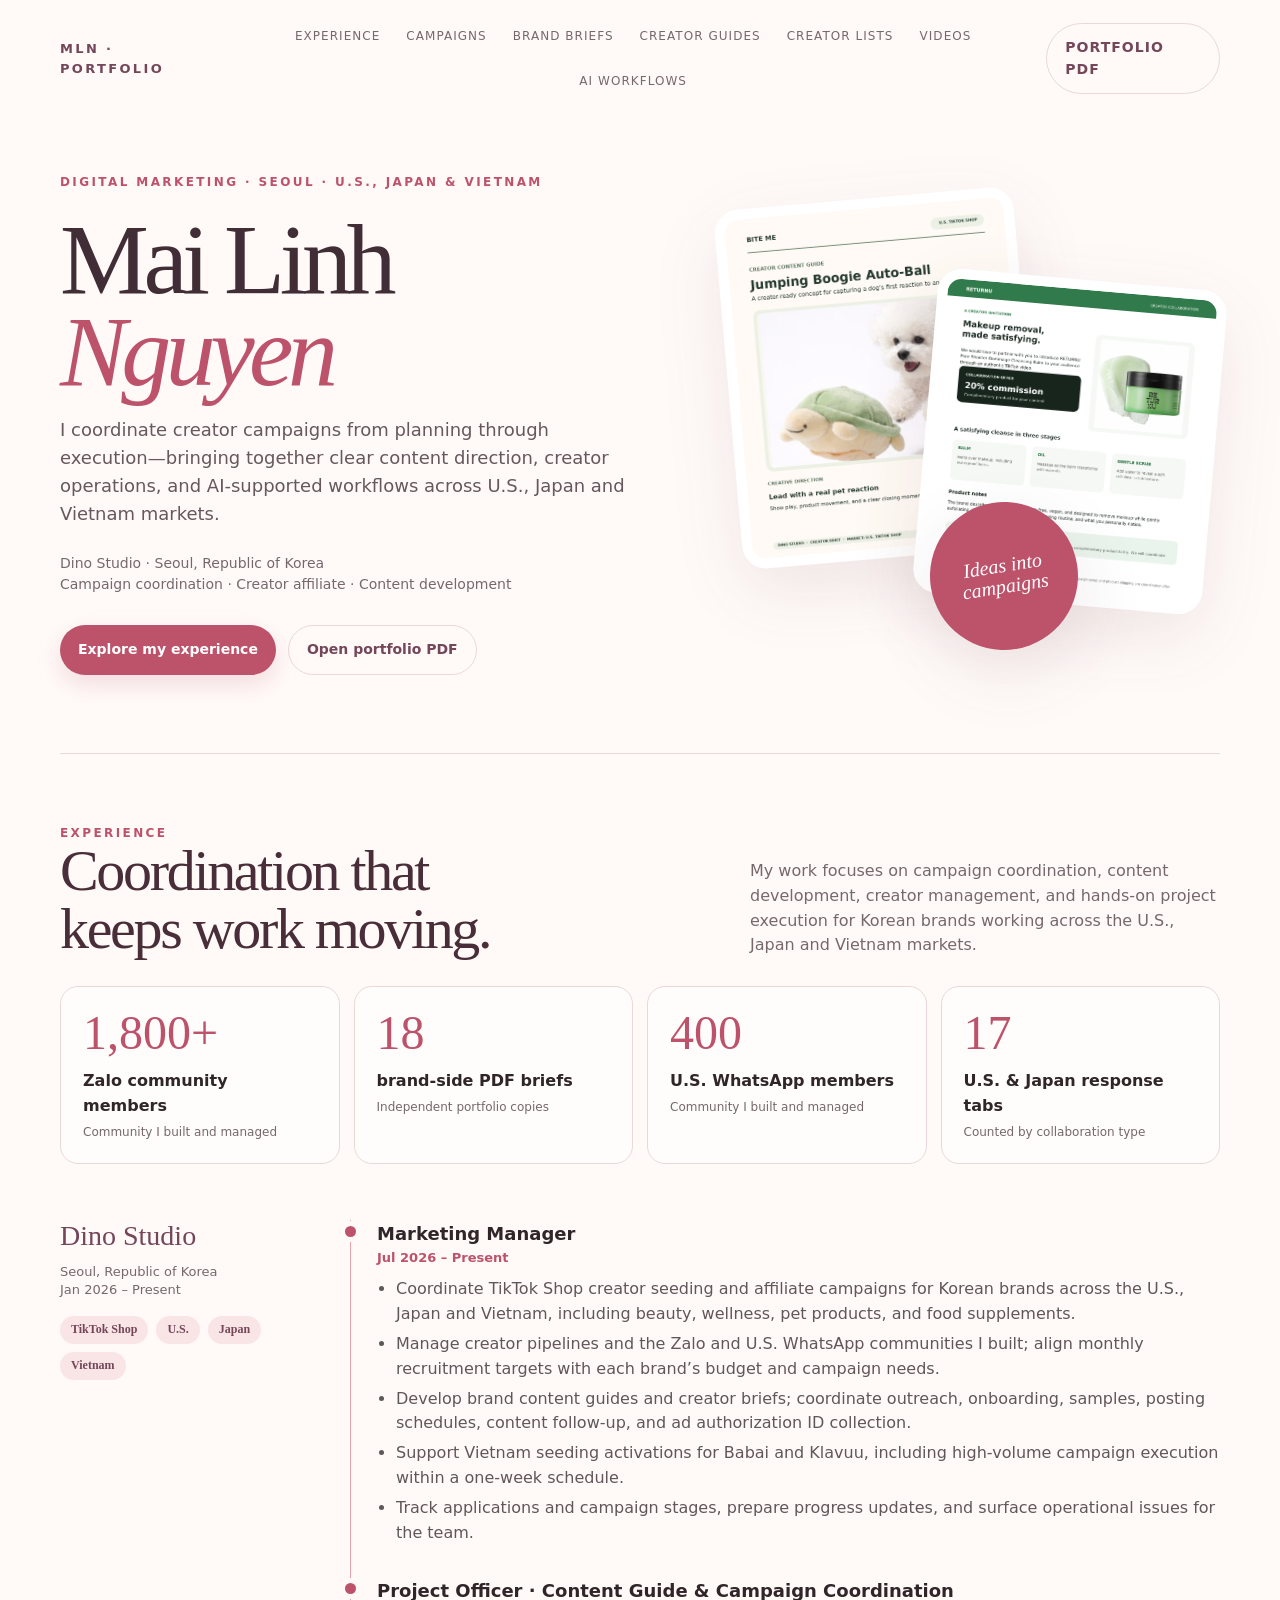
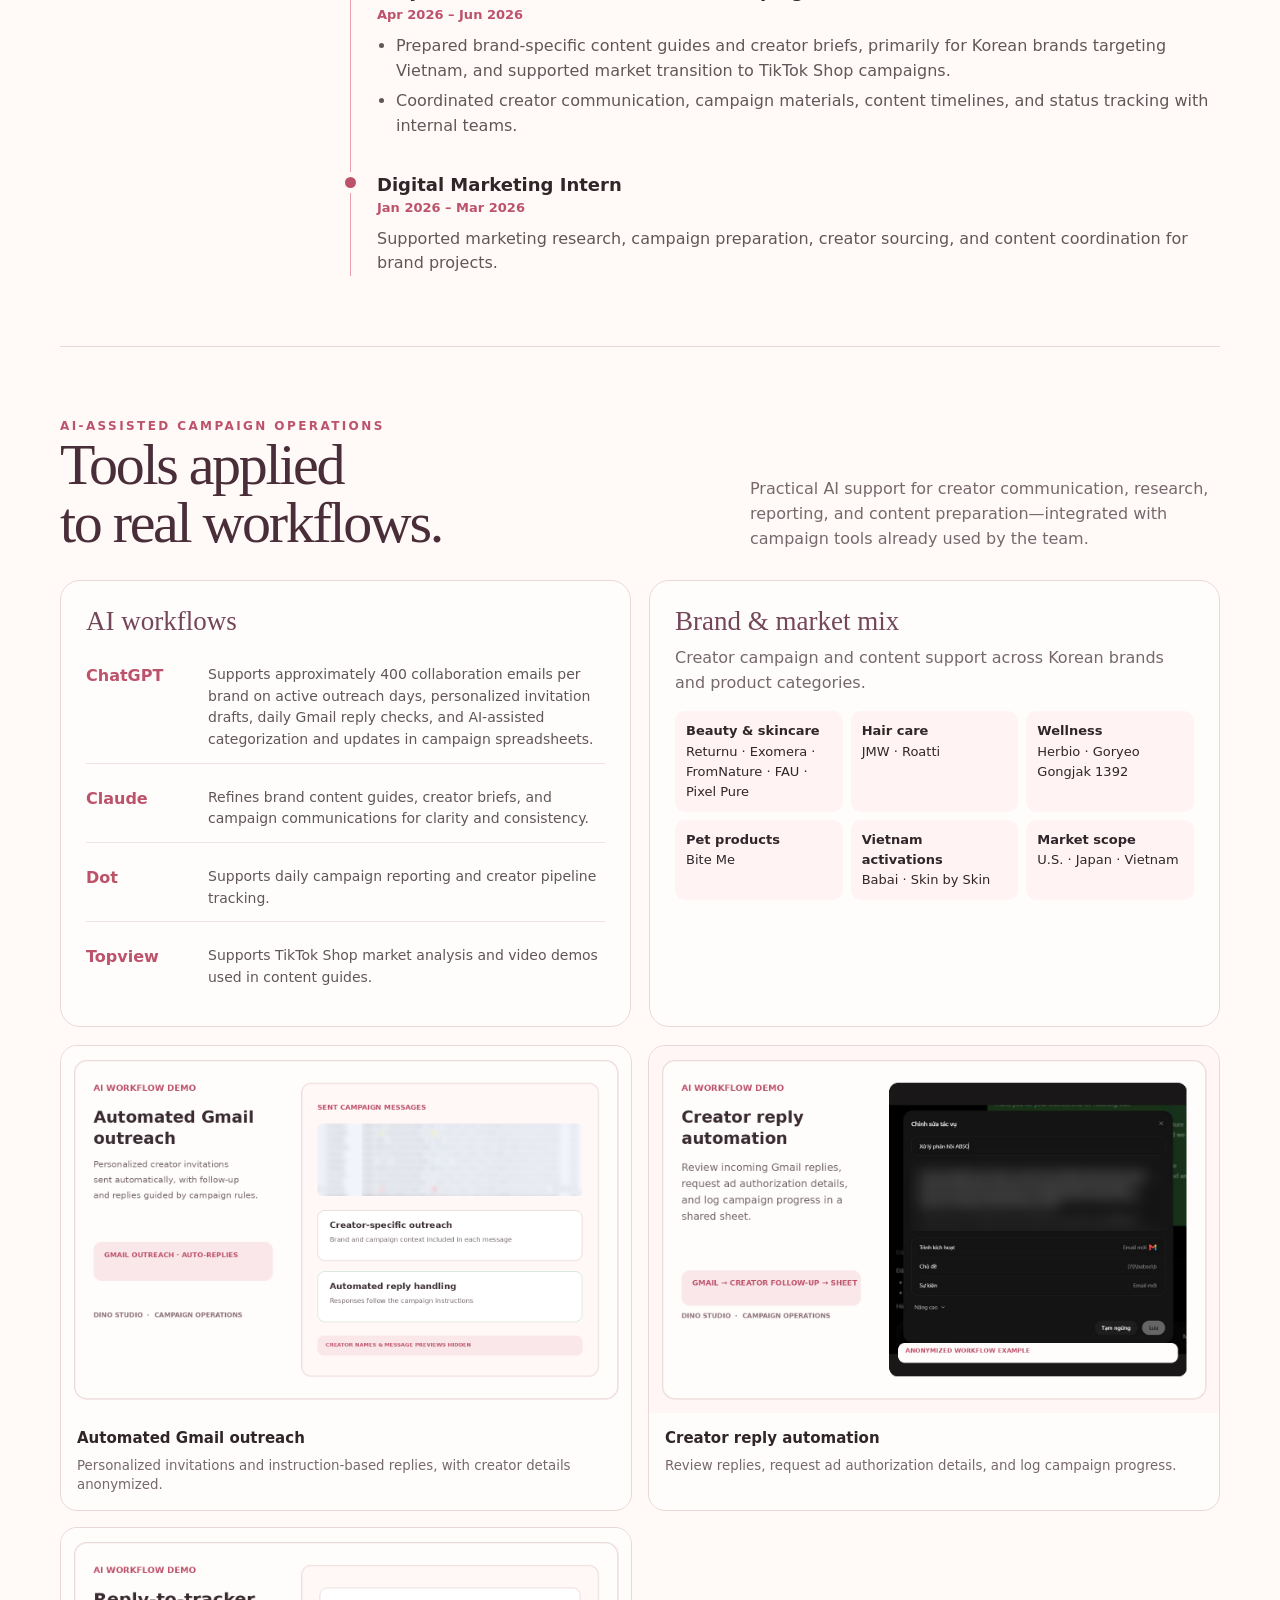
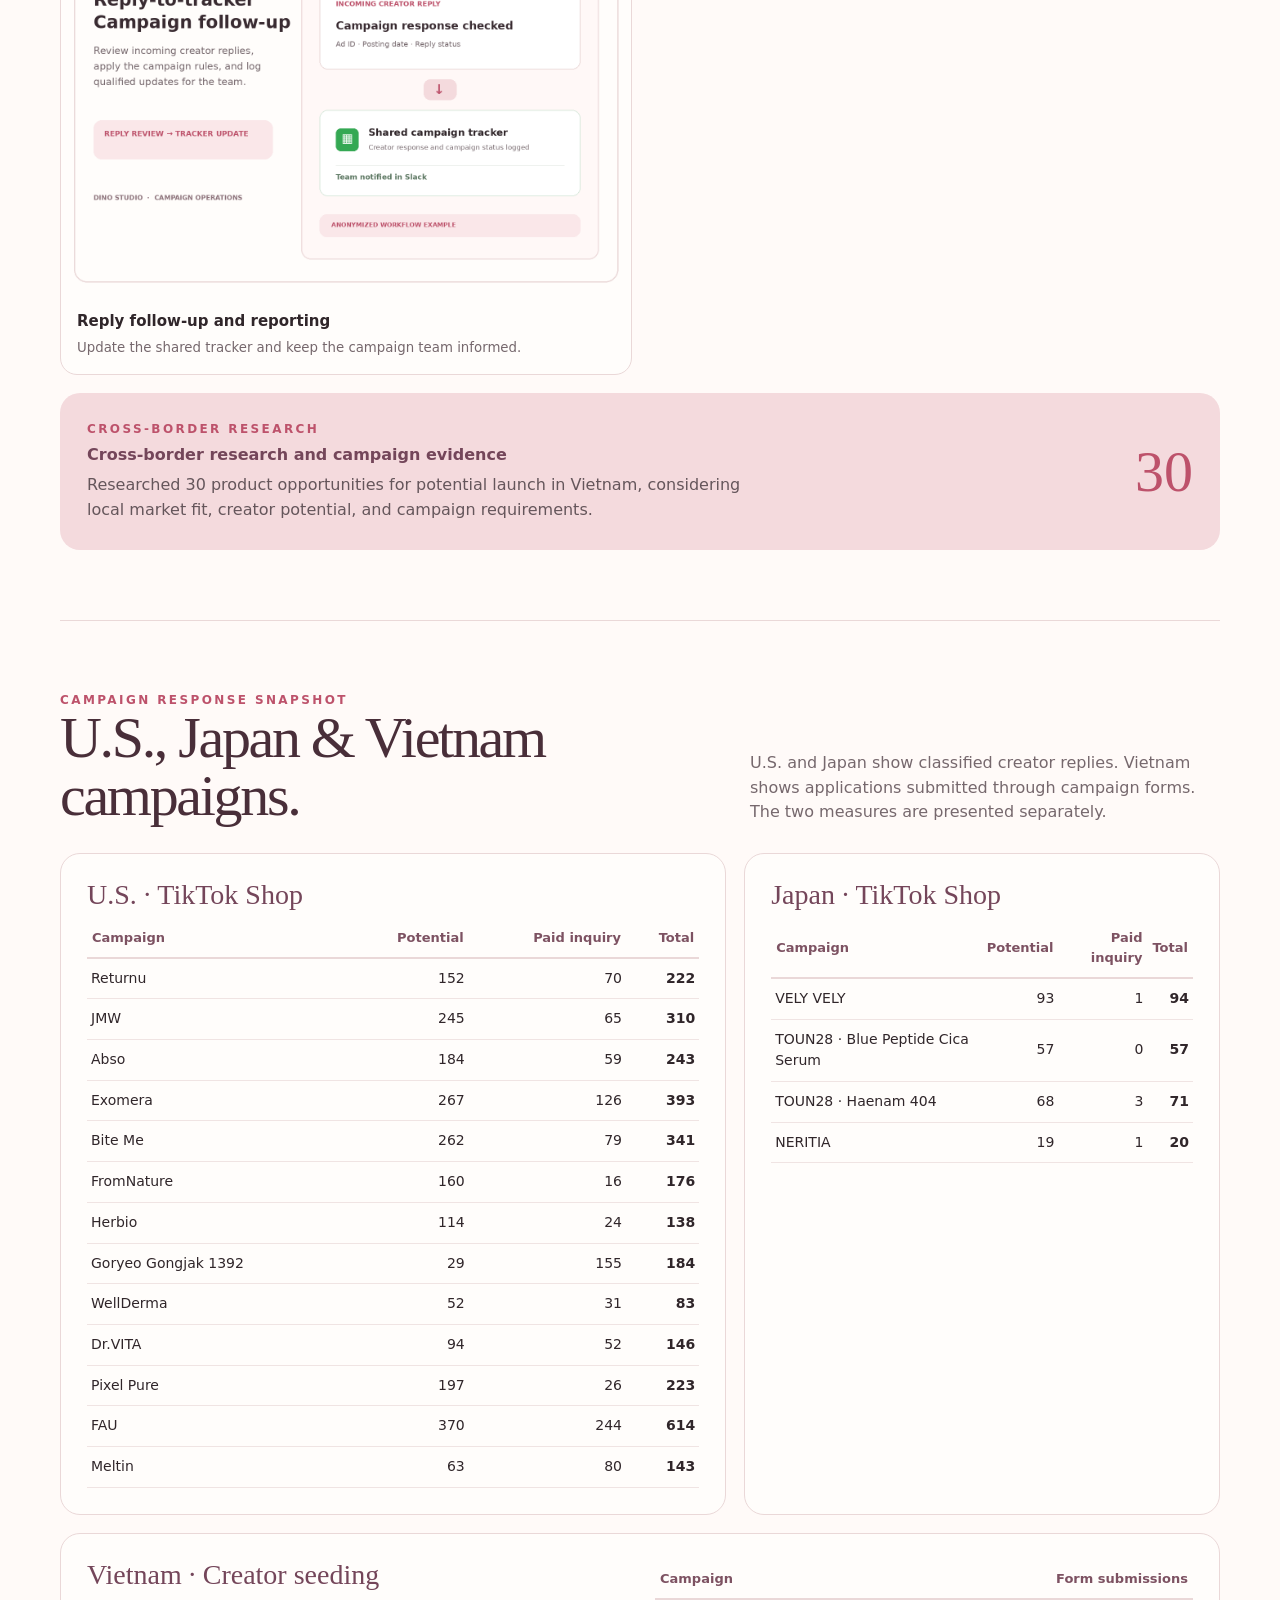
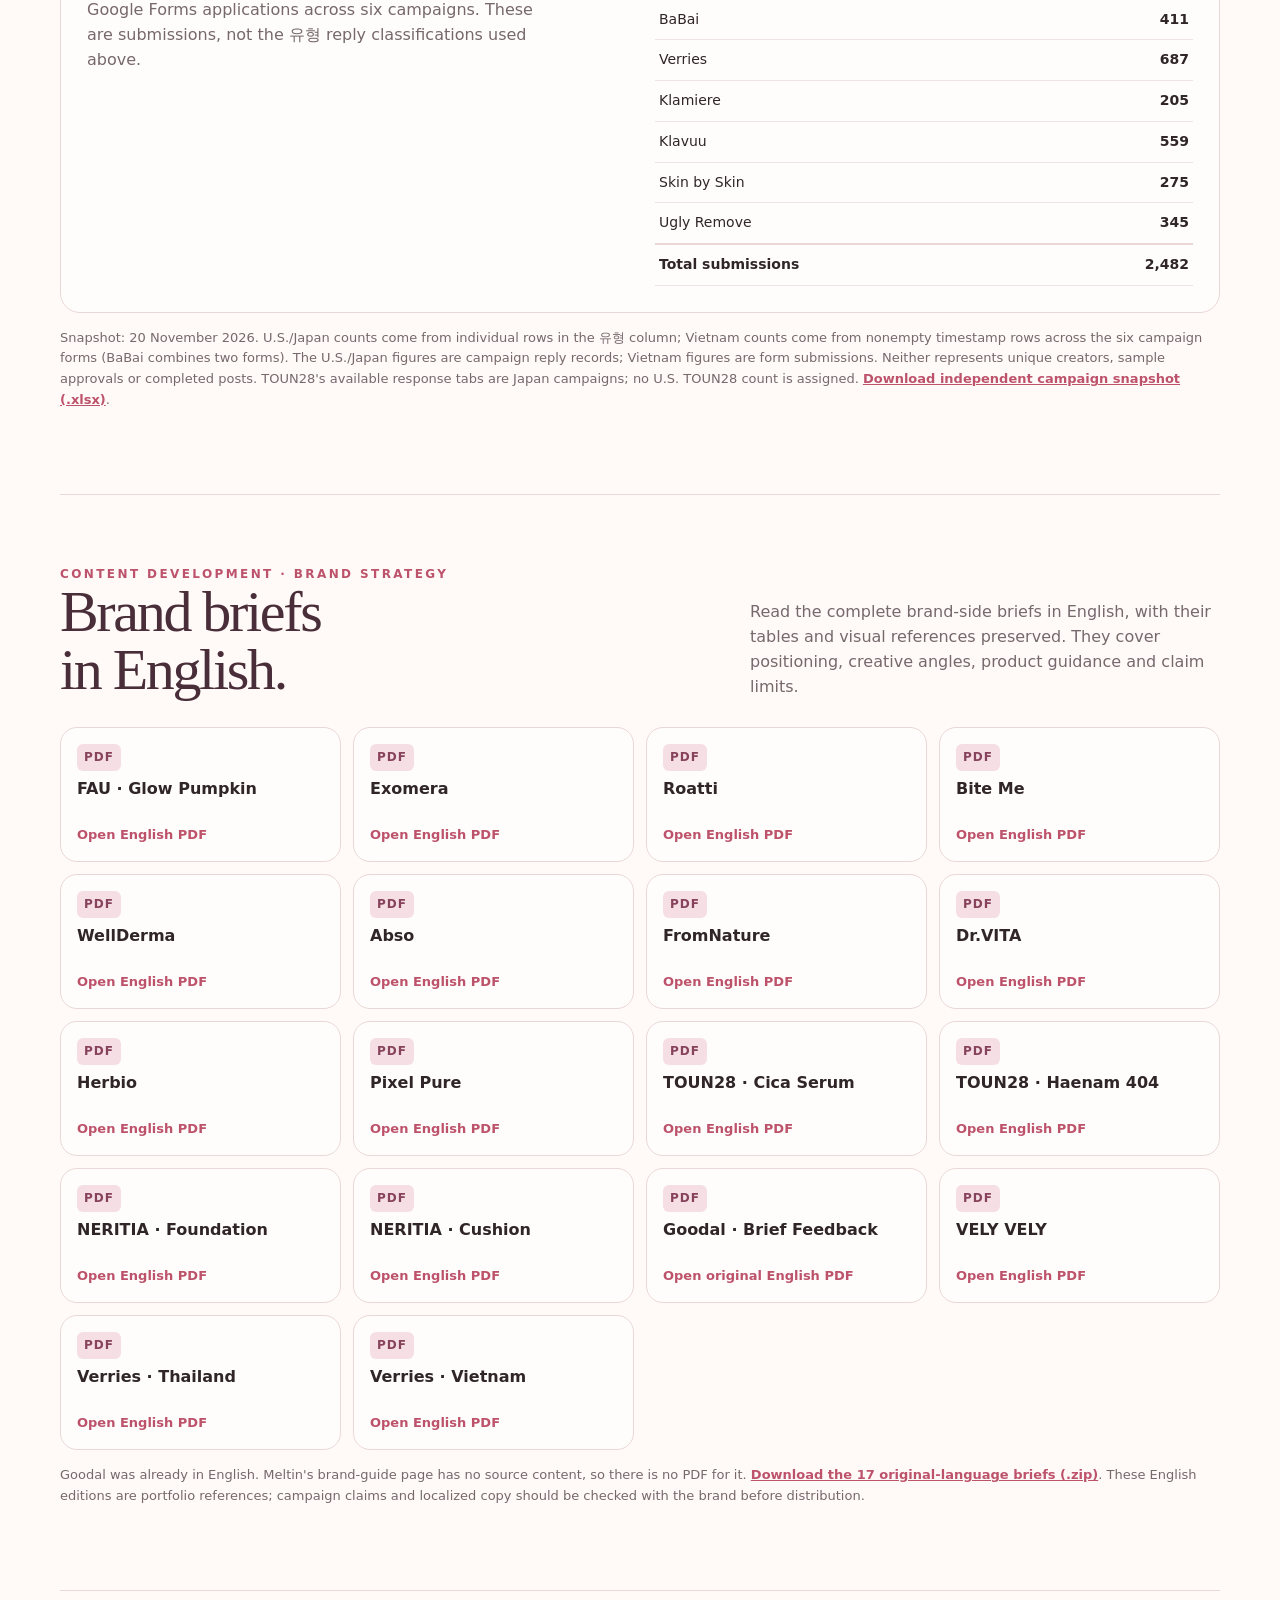
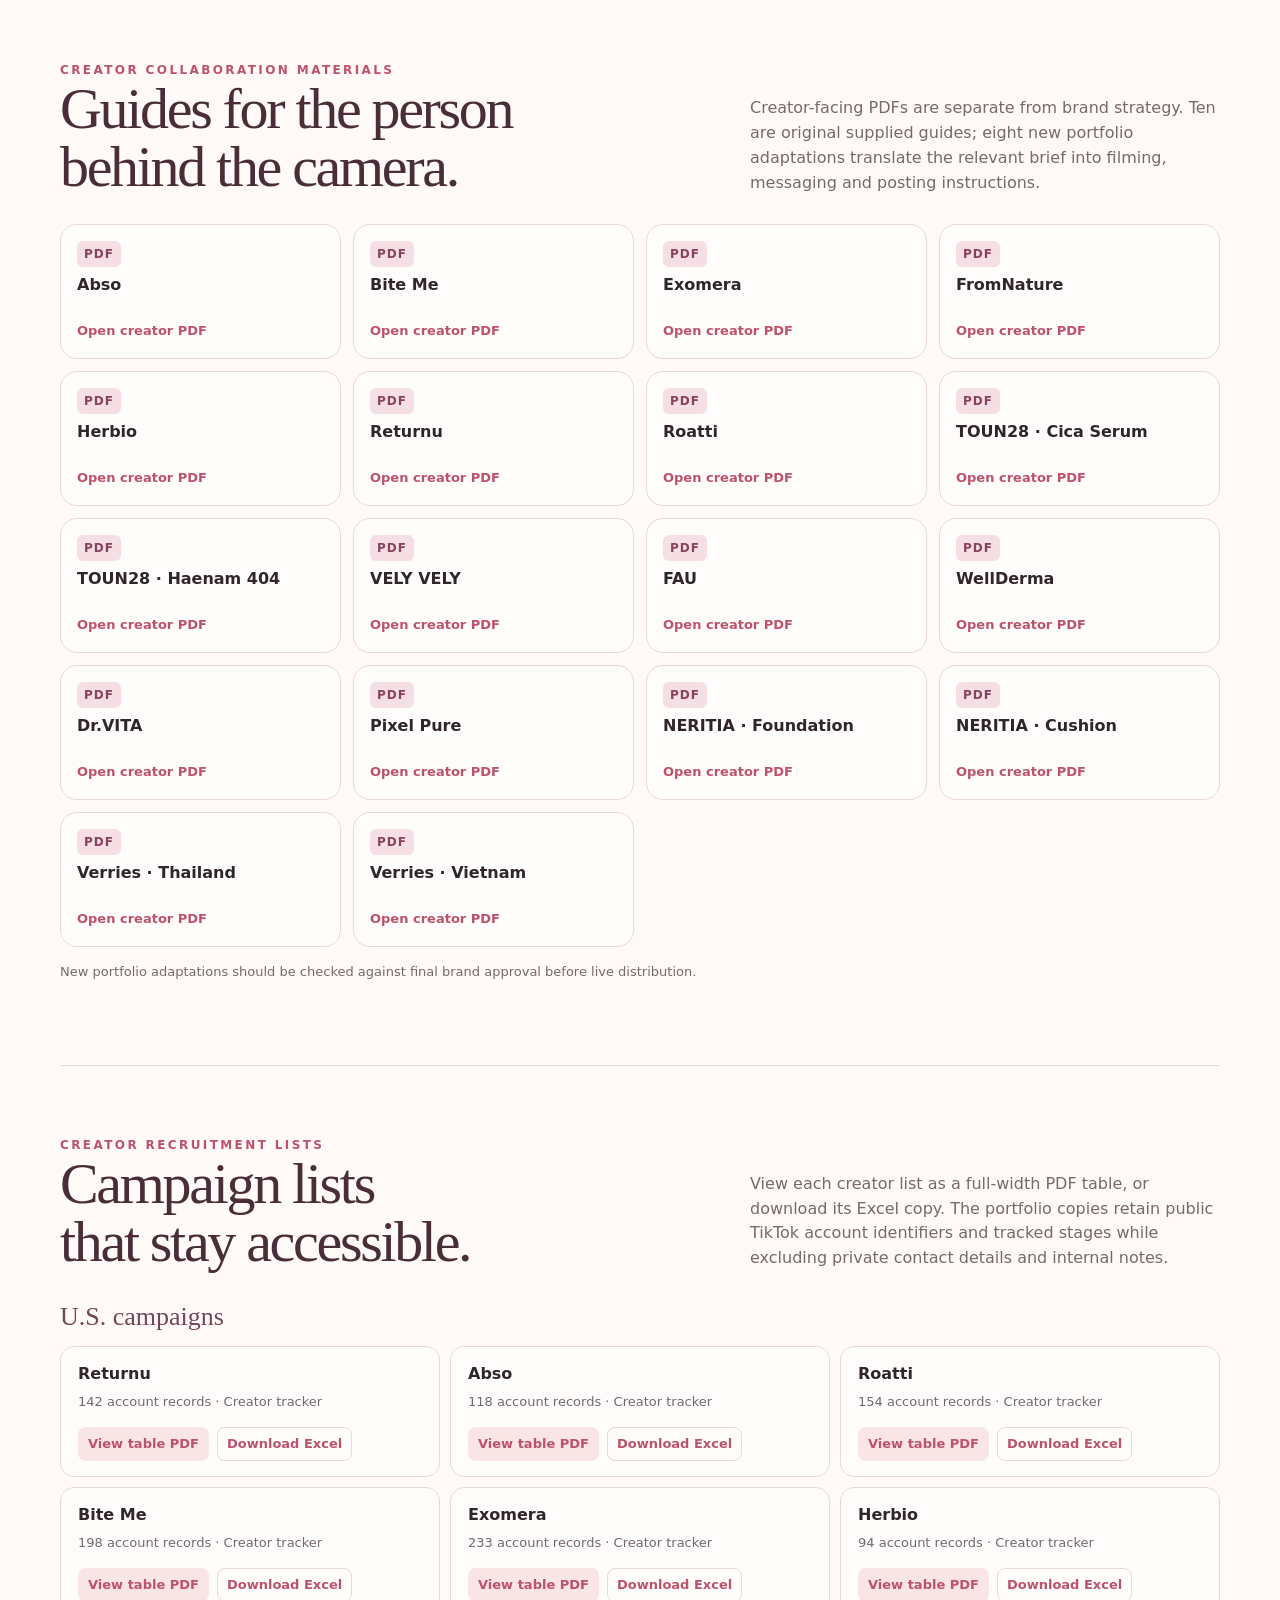
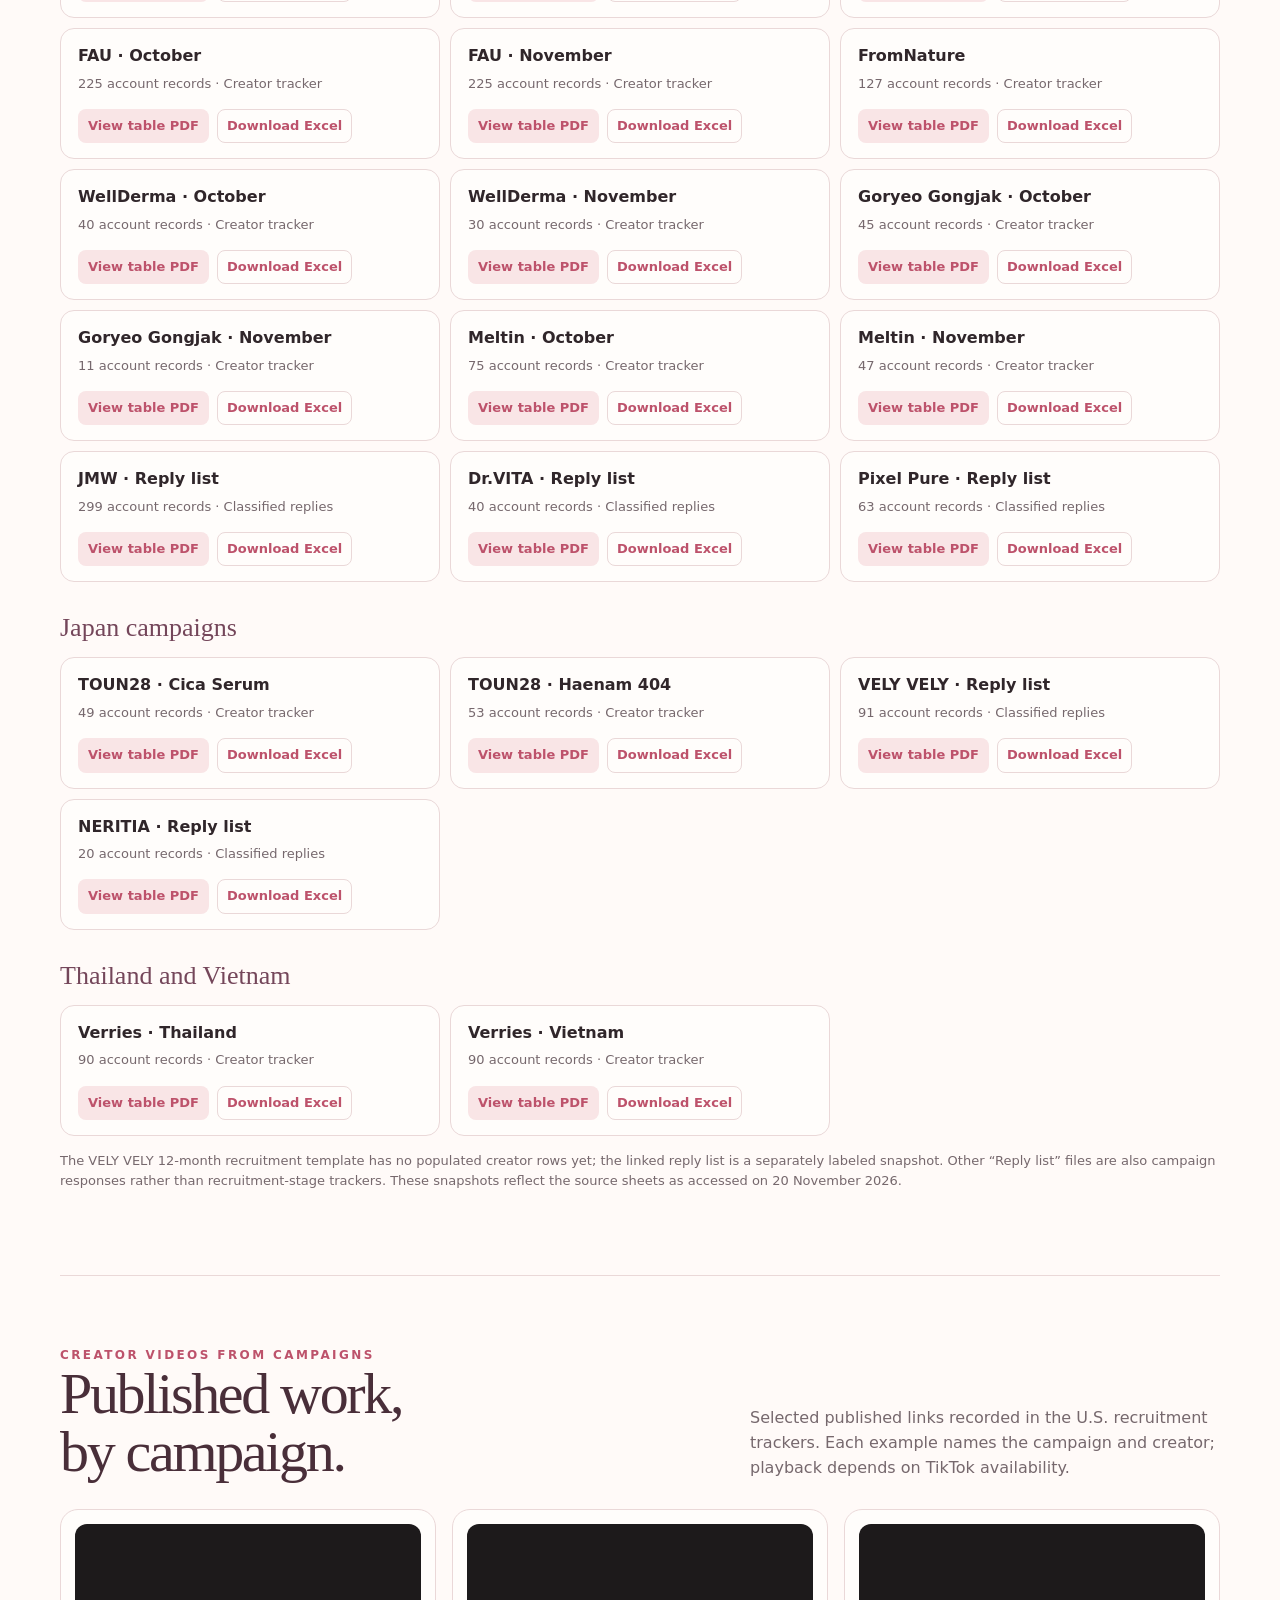
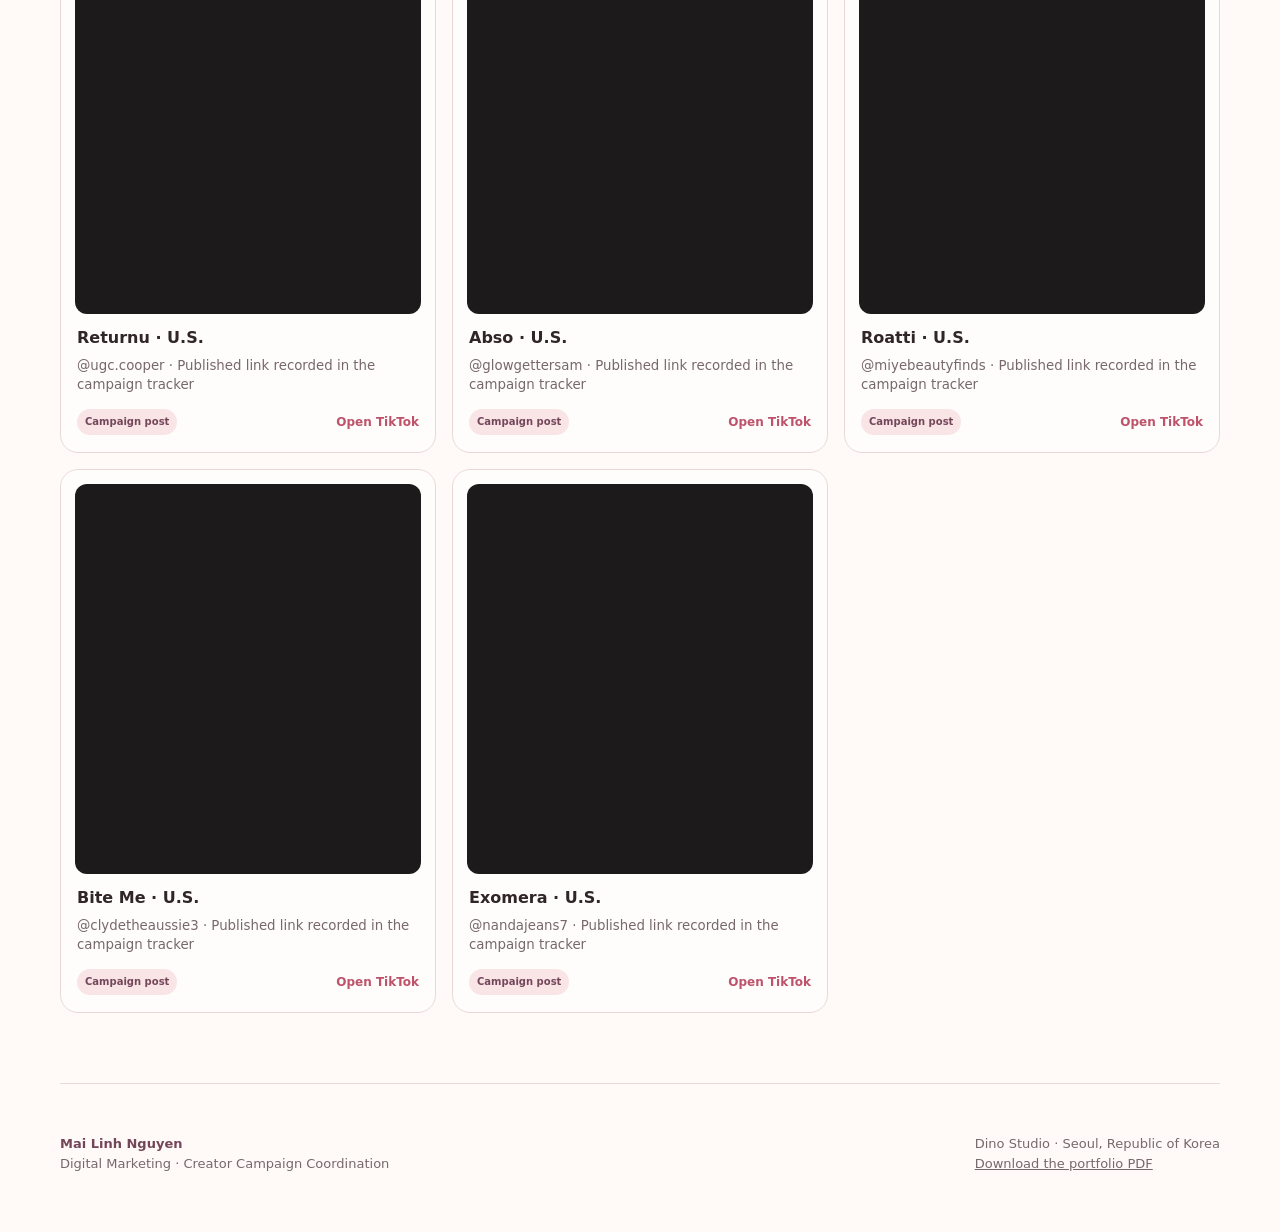
<file: index.html>
<!doctype html>
<html lang="en">
<head>
<meta charset="utf-8"><meta name="viewport" content="width=device-width, initial-scale=1">
<meta name="theme-color" content="#fbf4f1">
<meta name="description" content="Mai Linh Nguyen's digital marketing portfolio: creator campaign coordination, content guides, cross-border research, and AI-supported campaign operations across the U.S., Japan and Vietnam.">
<title>Mai Linh Nguyen | Digital Marketing Portfolio</title>
<style>
:root{--ink:#30262a;--muted:#76686d;--rose:#bd526b;--rose2:#e9a1ad;--blush:#f9e5e6;--pale:#fffaf8;--line:#ead8d8;--plum:#74465a;--paper:#fffdfb;--shadow:0 24px 70px rgba(99,49,63,.10)}*{box-sizing:border-box}html{scroll-behavior:smooth}body{margin:0;background:var(--pale);color:var(--ink);font:16px/1.55 Inter,ui-sans-serif,system-ui,-apple-system,"Segoe UI",sans-serif}a{color:inherit}.wrap{width:min(1160px,calc(100% - 44px));margin:auto}.nav{display:flex;align-items:center;justify-content:space-between;padding:23px 0;font-size:13px;letter-spacing:.08em;text-transform:uppercase}.brand{font-weight:800;letter-spacing:.18em;color:var(--plum)}.navlinks{display:flex;gap:26px}.navlinks a{text-decoration:none;color:var(--muted)}.navlinks a:hover{color:var(--rose)}.hero{display:grid;grid-template-columns:1.06fr .94fr;gap:58px;align-items:center;padding:56px 0 78px}.eyebrow{color:var(--rose);font-size:12px;font-weight:800;letter-spacing:.2em;text-transform:uppercase}.hero h1{font:clamp(56px,8vw,100px)/.92 Georgia,"Times New Roman",serif;letter-spacing:-.055em;margin:22px 0 18px;color:#412d35}.hero h1 span{color:var(--rose);font-style:italic}.hero .intro{max-width:570px;color:#66585d;font-size:18px}.hero .meta{margin:25px 0 0;color:#76686d;font-size:14px}.actions{display:flex;gap:12px;flex-wrap:wrap;margin-top:29px}.button{display:inline-flex;align-items:center;gap:9px;padding:13px 18px;border-radius:999px;background:var(--rose);color:white;text-decoration:none;font-size:14px;font-weight:750;box-shadow:0 9px 24px #bd526b2e}.button.secondary{background:transparent;color:var(--plum);border:1px solid var(--line);box-shadow:none}.hero-art{position:relative;min-height:460px}.art-card{position:absolute;overflow:hidden;border:10px solid white;border-radius:24px;background:white;box-shadow:var(--shadow)}.art-card img{display:block;width:100%;height:100%;object-fit:cover;object-position:top}.art-card.one{width:58%;height:360px;left:5%;top:4px;transform:rotate(-5deg)}.art-card.two{width:56%;height:325px;right:1%;top:85px;transform:rotate(5deg)}.art-stamp{position:absolute;z-index:2;left:44%;bottom:4px;width:148px;height:148px;background:var(--rose);color:white;border-radius:50%;display:grid;place-items:center;text-align:center;font:italic 20px/1.05 Georgia,serif;transform:rotate(-9deg);box-shadow:var(--shadow)}.section{padding:70px 0;border-top:1px solid var(--line)}.section-head{display:flex;justify-content:space-between;gap:30px;align-items:end;margin-bottom:28px}.section h2{font:clamp(38px,5vw,58px)/1 Georgia,"Times New Roman",serif;letter-spacing:-.04em;margin:0;color:#492e39}.section-head p{max-width:470px;margin:0;color:var(--muted)}.metrics{display:grid;grid-template-columns:repeat(4,1fr);gap:14px}.metric{border:1px solid var(--line);border-radius:18px;background:var(--paper);padding:22px;min-height:145px}.metric strong{display:block;font:48px/1 Georgia,serif;color:var(--rose)}.metric span{display:block;margin-top:12px;font-weight:750}.metric small{display:block;color:var(--muted);margin-top:4px;font-size:12px}.roles{display:grid;grid-template-columns:250px 1fr;gap:40px;margin-top:56px}.role-label{font:28px/1.15 Georgia,serif;color:var(--plum)}.role-label small{display:block;margin-top:10px;font:13px/1.4 ui-sans-serif,system-ui;color:var(--muted)}.timeline{border-left:1px solid var(--rose2);padding-left:26px}.job{position:relative;padding:0 0 27px}.job:last-child{padding-bottom:0}.job:before{content:"";position:absolute;left:-32px;top:6px;width:11px;height:11px;border-radius:50%;background:var(--rose);box-shadow:0 0 0 5px var(--pale)}.job h3{margin:0;font-size:18px}.job .date{font-size:13px;color:var(--rose);font-weight:750}.job p{margin:8px 0 0;color:#61565a}.job ul{margin:9px 0 0;padding-left:19px;color:#61565a}.job li{margin:5px 0}.chips{display:flex;gap:8px;flex-wrap:wrap;margin-top:17px}.chip{border-radius:999px;background:var(--blush);color:var(--plum);padding:7px 11px;font-size:12px;font-weight:700}.results{display:grid;grid-template-columns:1fr 1fr;gap:18px}.result{padding:26px;border:1px solid var(--line);border-radius:20px;background:var(--paper)}.result h3{font:28px/1.05 Georgia,serif;margin:0 0 9px;color:var(--plum)}.result p{color:var(--muted);margin:0 0 16px}.result table{border-collapse:collapse;width:100%;font-size:14px}.result td{padding:9px 4px;border-bottom:1px solid #f0e4e3}.result td:last-child{text-align:right;font-weight:750}.note{margin-top:15px;color:var(--muted);font-size:12px}.guides{display:grid;grid-template-columns:repeat(5,1fr);gap:14px;align-items:stretch}.guide{background:var(--paper);border:1px solid var(--line);border-radius:17px;overflow:hidden;display:flex;flex-direction:column;min-width:0;transition:transform .2s,box-shadow .2s}.guide:hover,.notion-guide:hover,.video-card:hover{transform:translateY(-4px);box-shadow:var(--shadow)}.guide-shot{display:block;overflow:hidden;background:#fff}.guide img{display:block;width:100%;height:220px;object-fit:cover;object-position:top;background:#fff}.guide-copy{padding:14px;display:flex;flex-direction:column;gap:6px;min-height:110px;flex:1}.guide b{display:block;line-height:1.3}.guide small{color:var(--muted);line-height:1.45}.guide-link{font-size:12px;font-weight:750;color:var(--rose);text-decoration:none;margin-top:auto;padding-top:8px}.video-grid{display:grid;grid-template-columns:repeat(3,minmax(0,1fr));gap:16px;align-items:stretch}.video-card{border:1px solid var(--line);border-radius:18px;background:var(--paper);padding:14px;display:flex;flex-direction:column;transition:transform .2s,box-shadow .2s;min-width:0}.video-frame{width:100%;height:390px;border:0;border-radius:12px;background:#1d1a1b}.video-info{padding:12px 2px 3px;display:flex;flex-direction:column;gap:5px;flex:1}.video-info b{font-size:16px}.video-info small{color:var(--muted);line-height:1.45}.video-actions{display:flex;align-items:center;justify-content:space-between;gap:8px;margin-top:10px}.video-actions a{font-size:12px;font-weight:750;color:var(--rose);text-decoration:none}.quality-tag{font-size:10px;font-weight:750;color:var(--plum);background:var(--blush);border-radius:999px;padding:5px 8px}.notion-guides{display:grid;grid-template-columns:repeat(5,minmax(0,1fr));gap:10px}.notion-guide{border:1px solid var(--line);border-radius:13px;background:var(--paper);min-height:82px;padding:13px;display:flex;flex-direction:column;justify-content:space-between;text-decoration:none;transition:transform .2s,box-shadow .2s}.notion-guide b{font-size:13px;line-height:1.35}.notion-guide span{font-size:11px;color:var(--rose);font-weight:750;margin-top:9px}.two-col{display:grid;grid-template-columns:1fr 1fr;gap:18px}.panel{border:1px solid var(--line);background:var(--paper);border-radius:20px;padding:25px}.panel h3{font:27px Georgia,serif;color:var(--plum);margin:0 0 15px}.brands{display:grid;grid-template-columns:repeat(3,1fr);gap:8px}.brand-tag{background:#fff3f3;border-radius:10px;padding:10px 11px;font-size:13px}.brand-tag b{display:block}.ai-list{display:grid;gap:11px}.ai-row{display:grid;grid-template-columns:110px 1fr;gap:12px;padding:12px 0;border-bottom:1px solid #f0e4e3}.ai-row:last-child{border:0}.ai-row b{color:var(--rose)}.ai-row span{color:#61565a;font-size:14px}.research{padding:27px;border-radius:20px;background:#f4dadd;display:grid;grid-template-columns:1fr auto;gap:25px;align-items:center}.research strong{font:58px Georgia,serif;color:var(--rose)}.research p{margin:5px 0 0;color:#65565b;max-width:680px}.footer{padding:50px 0 58px;border-top:1px solid var(--line);display:flex;justify-content:space-between;gap:20px;color:var(--muted);font-size:13px}.footer b{color:var(--plum)}
@media(max-width:850px){.hero{grid-template-columns:1fr;gap:25px;padding-top:40px}.hero-art{min-height:390px;max-width:620px;width:100%;margin:0 auto}.metrics{grid-template-columns:repeat(2,1fr)}.guides{grid-template-columns:repeat(3,1fr)}.notion-guides{grid-template-columns:repeat(3,1fr)}.roles{grid-template-columns:1fr;gap:20px}.section-head{align-items:start;flex-direction:column}.navlinks{gap:13px;font-size:11px}.two-col{grid-template-columns:1fr}}
@media(max-width:560px){.wrap{width:min(100% - 28px,1160px)}.nav{align-items:flex-start}.navlinks{display:none}.hero{padding:35px 0 50px}.hero h1{font-size:61px}.hero .intro{font-size:16px}.hero-art{min-height:325px}.art-card.one{height:270px}.art-card.two{height:245px;top:57px}.art-stamp{width:112px;height:112px;font-size:16px;left:40%}.section{padding:52px 0}.metrics{gap:9px}.metric{padding:16px;min-height:128px}.metric strong{font-size:38px}.results{grid-template-columns:1fr}.guides{grid-template-columns:repeat(2,1fr)}.guide img{height:200px}.video-grid{grid-template-columns:repeat(2,minmax(0,1fr));gap:10px}.video-card{padding:9px}.video-frame{height:300px}.notion-guides{grid-template-columns:repeat(2,minmax(0,1fr))}.brands{grid-template-columns:repeat(2,1fr)}.ai-row{grid-template-columns:90px 1fr}.research{grid-template-columns:1fr}.research strong{font-size:48px}.footer{flex-direction:column}}
.workflow-evidence{display:grid;grid-template-columns:repeat(2,minmax(0,1fr));gap:16px;margin-top:18px}.evidence-card{border:1px solid var(--line);border-radius:17px;background:var(--paper);overflow:hidden;min-width:0}.evidence-card img{display:block;width:100%;aspect-ratio:1.55;object-fit:cover;background:#fff}.evidence-card>div{padding:14px 16px 16px;display:grid;gap:5px}.evidence-card b{font-size:15px}.evidence-card small{color:var(--muted);line-height:1.45}.research a{color:var(--plum);font-weight:750;text-decoration:none}.research a:hover{text-decoration:underline}
.vietnam-result{display:grid;grid-template-columns:1fr 1fr;gap:30px;margin-top:18px}.vietnam-result p{max-width:470px}.vietnam-result tfoot td{border-top:2px solid var(--line);font-weight:800!important}@media(max-width:700px){.vietnam-result{grid-template-columns:1fr}}.market-results{display:grid;grid-template-columns:1.4fr 1fr;gap:18px}.result th{text-align:left;color:#7d5262;border-bottom:2px solid #ead8d8;padding:9px 5px;font-size:13px}.result td{text-align:left!important;font-weight:400!important}.result td:not(:first-child),.result th:not(:first-child){text-align:right!important}.result td:last-child{font-weight:800!important}.library-grid{display:grid;grid-template-columns:repeat(4,minmax(0,1fr));gap:12px}.document-card{border:1px solid var(--line);border-radius:17px;background:var(--paper);min-height:135px;padding:16px;text-decoration:none;display:flex;flex-direction:column;gap:8px;transition:transform .2s,box-shadow .2s}.document-card:hover,.recruit-card:hover{transform:translateY(-3px);box-shadow:var(--shadow)}.document-card b{font-size:16px;line-height:1.25}.document-card small{color:var(--rose);margin-top:auto;font-size:13px;font-weight:700}.doc-icon{background:#f5dfe5;color:#88435c;border-radius:6px;padding:4px 7px;width:max-content;font-size:12px;font-weight:800;letter-spacing:.08em}.group-title{font:26px Georgia,serif;color:var(--plum);margin:31px 0 14px}.recruit-grid{display:grid;grid-template-columns:repeat(3,minmax(0,1fr));gap:10px}.recruit-card{padding:15px 17px;border:1px solid var(--line);border-radius:14px;background:var(--paper);display:flex;flex-direction:column;text-decoration:none;gap:5px;min-height:115px;transition:transform .2s,box-shadow .2s}.recruit-card span{font-size:13px;color:var(--muted)}.recruit-card strong{font-size:13px;color:var(--rose);margin-top:auto}.note{font-size:13px;line-height:1.6}.note a{color:var(--rose);font-weight:700}.nav{gap:18px}.navlinks{flex-wrap:wrap;justify-content:center}.navlinks a{font-size:12px}.video-grid{grid-template-columns:repeat(3,minmax(0,1fr))}@media(max-width:900px){.market-results{grid-template-columns:1fr}.library-grid{grid-template-columns:repeat(3,minmax(0,1fr))}.recruit-grid{grid-template-columns:repeat(2,minmax(0,1fr))}}@media(max-width:560px){.library-grid,.recruit-grid{grid-template-columns:repeat(2,minmax(0,1fr))}.document-card{min-height:125px}.result{padding:15px}.result table{font-size:12px}.result th{font-size:11px}.result td{padding:8px 3px}.video-grid{grid-template-columns:1fr 1fr}.video-frame{height:280px}}.recruit-actions{display:flex;gap:8px;flex-wrap:wrap;margin-top:auto;padding-top:10px}.recruit-actions a{color:var(--rose);font-size:13px;font-weight:750;text-decoration:none;border:1px solid var(--line);border-radius:8px;padding:6px 9px}.recruit-actions a:first-child{background:var(--blush);border-color:transparent}.recruit-actions a:hover{text-decoration:underline}@media(max-width:560px){.recruit-grid{grid-template-columns:1fr}}</style>
</head>
<body>
<header class="wrap nav"><div class="brand">MLN · Portfolio</div><nav class="navlinks"><a href="#experience">Experience</a><a href="#campaigns">Campaigns</a><a href="#guides">Brand briefs</a><a href="#creator-guides">Creator guides</a><a href="#recruitment">Creator lists</a><a href="#videos">Videos</a><a href="#ai">AI workflows</a></nav><a class="button secondary" href="assets/mai-linh-nguyen-campaign-portfolio.pdf" target="_blank" rel="noopener">Portfolio PDF</a></header>
<main>
<section class="wrap hero"><div><div class="eyebrow">Digital marketing · Seoul · U.S., Japan & Vietnam</div><h1>Mai Linh<br><span>Nguyen</span></h1><p class="intro">I coordinate creator campaigns from planning through execution—bringing together clear content direction, creator operations, and AI-supported workflows across U.S., Japan and Vietnam markets.</p><p class="meta">Dino Studio · Seoul, Republic of Korea<br>Campaign coordination · Creator affiliate · Content development</p><div class="actions"><a class="button" href="#experience">Explore my experience</a><a class="button secondary" href="assets/mai-linh-nguyen-campaign-portfolio.pdf" target="_blank" rel="noopener">Open portfolio PDF</a></div></div><div class="hero-art" aria-label="Samples of creator campaign content guides"><div class="art-card one"><img src="assets/guide-000.png" alt="Bite Me creator content guide for a pet toy"></div><div class="art-card two"><img src="assets/guide-001.png" alt="Returnu creator collaboration brief"></div><div class="art-stamp">Ideas into<br>campaigns</div></div></section>
<section class="wrap section" id="experience"><div class="section-head"><div><div class="eyebrow">Experience</div><h2>Coordination that<br>keeps work moving.</h2></div><p>My work focuses on campaign coordination, content development, creator management, and hands-on project execution for Korean brands working across the U.S., Japan and Vietnam markets.</p></div><div class="metrics"><div class="metric"><strong>1,800+</strong><span>Zalo community members</span><small>Community I built and managed</small></div><div class="metric"><strong>18</strong><span>brand-side PDF briefs</span><small>Independent portfolio copies</small></div><div class="metric"><strong>400</strong><span>U.S. WhatsApp members</span><small>Community I built and managed</small></div><div class="metric"><strong>17</strong><span>U.S. & Japan response tabs</span><small>Counted by collaboration type</small></div></div>
<div class="roles"><div class="role-label">Dino Studio<small>Seoul, Republic of Korea<br>Jan 2026 – Present</small><div class="chips"><span class="chip">TikTok Shop</span><span class="chip">U.S.</span><span class="chip">Japan</span><span class="chip">Vietnam</span></div></div><div class="timeline">
<article class="job"><h3>Marketing Manager</h3><div class="date">Jul 2026 – Present</div><ul><li>Coordinate TikTok Shop creator seeding and affiliate campaigns for Korean brands across the U.S., Japan and Vietnam, including beauty, wellness, pet products, and food supplements.</li><li>Manage creator pipelines and the Zalo and U.S. WhatsApp communities I built; align monthly recruitment targets with each brand’s budget and campaign needs.</li><li>Develop brand content guides and creator briefs; coordinate outreach, onboarding, samples, posting schedules, content follow-up, and ad authorization ID collection.</li><li>Support Vietnam seeding activations for Babai and Klavuu, including high-volume campaign execution within a one-week schedule.</li><li>Track applications and campaign stages, prepare progress updates, and surface operational issues for the team.</li></ul></article>
<article class="job"><h3>Project Officer · Content Guide & Campaign Coordination</h3><div class="date">Apr 2026 – Jun 2026</div><ul><li>Prepared brand-specific content guides and creator briefs, primarily for Korean brands targeting Vietnam, and supported market transition to TikTok Shop campaigns.</li><li>Coordinated creator communication, campaign materials, content timelines, and status tracking with internal teams.</li></ul></article>
<article class="job"><h3>Digital Marketing Intern</h3><div class="date">Jan 2026 – Mar 2026</div><p>Supported marketing research, campaign preparation, creator sourcing, and content coordination for brand projects.</p></article>
</div></div></section>
<section class="wrap section" id="ai"><div class="section-head"><div><div class="eyebrow">AI-assisted campaign operations</div><h2>Tools applied<br>to real workflows.</h2></div><p>Practical AI support for creator communication, research, reporting, and content preparation—integrated with campaign tools already used by the team.</p></div><div class="two-col"><div class="panel"><h3>AI workflows</h3><div class="ai-list"><div class="ai-row"><b>ChatGPT</b><span>Supports approximately 400 collaboration emails per brand on active outreach days, personalized invitation drafts, daily Gmail reply checks, and AI-assisted categorization and updates in campaign spreadsheets.</span></div><div class="ai-row"><b>Claude</b><span>Refines brand content guides, creator briefs, and campaign communications for clarity and consistency.</span></div><div class="ai-row"><b>Dot</b><span>Supports daily campaign reporting and creator pipeline tracking.</span></div><div class="ai-row"><b>Topview</b><span>Supports TikTok Shop market analysis and video demos used in content guides.</span></div></div></div><div class="panel"><h3>Brand & market mix</h3><p style="color:var(--muted);margin-top:-6px">Creator campaign and content support across Korean brands and product categories.</p><div class="brands"><div class="brand-tag"><b>Beauty & skincare</b>Returnu · Exomera · FromNature · FAU · Pixel Pure</div><div class="brand-tag"><b>Hair care</b>JMW · Roatti</div><div class="brand-tag"><b>Wellness</b>Herbio · Goryeo Gongjak 1392</div><div class="brand-tag"><b>Pet products</b>Bite Me</div><div class="brand-tag"><b>Vietnam activations</b>Babai · Skin by Skin</div><div class="brand-tag"><b>Market scope</b>U.S. · Japan · Vietnam</div></div></div></div><div class="workflow-evidence"><article class="evidence-card"><img src="assets/ai-workflow-outreach.png" alt="Anonymized Gmail creator outreach example"><div><b>Automated Gmail outreach</b><small>Personalized invitations and instruction-based replies, with creator details anonymized.</small></div></article><article class="evidence-card"><img src="assets/ai-workflow-setup.png" alt="Anonymized creator reply automation setup"><div><b>Creator reply automation</b><small>Review replies, request ad authorization details, and log campaign progress.</small></div></article><article class="evidence-card"><img src="assets/ai-workflow-report.png" alt="Illustrated creator reply and campaign tracker workflow"><div><b>Reply follow-up and reporting</b><small>Update the shared tracker and keep the campaign team informed.</small></div></article></div><div class="research" style="margin-top:18px"><div><div class="eyebrow">Cross-border research</div><p><a href="#campaigns">Cross-border research and campaign evidence</a></p><p>Researched 30 product opportunities for potential launch in Vietnam, considering local market fit, creator potential, and campaign requirements.</p></div><strong>30</strong></div></section>
<section class="wrap section" id="campaigns"><div class="section-head"><div><div class="eyebrow">Campaign response snapshot</div><h2>U.S., Japan &amp; Vietnam<br>campaigns.</h2></div><p>U.S. and Japan show classified creator replies. Vietnam shows applications submitted through campaign forms. The two measures are presented separately.</p></div><div class="market-results"><article class="result"><h3>U.S. · TikTok Shop</h3><table><thead><tr><th>Campaign</th><th>Potential</th><th>Paid inquiry</th><th>Total</th></tr></thead><tbody><tr><td>Returnu</td><td>152</td><td>70</td><td><strong>222</strong></td></tr><tr><td>JMW</td><td>245</td><td>65</td><td><strong>310</strong></td></tr><tr><td>Abso</td><td>184</td><td>59</td><td><strong>243</strong></td></tr><tr><td>Exomera</td><td>267</td><td>126</td><td><strong>393</strong></td></tr><tr><td>Bite Me</td><td>262</td><td>79</td><td><strong>341</strong></td></tr><tr><td>FromNature</td><td>160</td><td>16</td><td><strong>176</strong></td></tr><tr><td>Herbio</td><td>114</td><td>24</td><td><strong>138</strong></td></tr><tr><td>Goryeo Gongjak 1392</td><td>29</td><td>155</td><td><strong>184</strong></td></tr><tr><td>WellDerma</td><td>52</td><td>31</td><td><strong>83</strong></td></tr><tr><td>Dr.VITA</td><td>94</td><td>52</td><td><strong>146</strong></td></tr><tr><td>Pixel Pure</td><td>197</td><td>26</td><td><strong>223</strong></td></tr><tr><td>FAU</td><td>370</td><td>244</td><td><strong>614</strong></td></tr><tr><td>Meltin</td><td>63</td><td>80</td><td><strong>143</strong></td></tr></tbody></table></article><article class="result"><h3>Japan · TikTok Shop</h3><table><thead><tr><th>Campaign</th><th>Potential</th><th>Paid inquiry</th><th>Total</th></tr></thead><tbody><tr><td>VELY VELY</td><td>93</td><td>1</td><td><strong>94</strong></td></tr><tr><td>TOUN28 · Blue Peptide Cica Serum</td><td>57</td><td>0</td><td><strong>57</strong></td></tr><tr><td>TOUN28 · Haenam 404</td><td>68</td><td>3</td><td><strong>71</strong></td></tr><tr><td>NERITIA</td><td>19</td><td>1</td><td><strong>20</strong></td></tr></tbody></table></article></div><article class="result vietnam-result"><div><h3>Vietnam · Creator seeding</h3><p>Google Forms applications across six campaigns. These are submissions, not the 유형 reply classifications used above.</p></div><table><thead><tr><th>Campaign</th><th>Form submissions</th></tr></thead><tbody><tr><td>BaBai</td><td><strong>411</strong></td></tr><tr><td>Verries</td><td><strong>687</strong></td></tr><tr><td>Klamiere</td><td><strong>205</strong></td></tr><tr><td>Klavuu</td><td><strong>559</strong></td></tr><tr><td>Skin by Skin</td><td><strong>275</strong></td></tr><tr><td>Ugly Remove</td><td><strong>345</strong></td></tr></tbody><tfoot><tr><td>Total submissions</td><td><strong>2,482</strong></td></tr></tfoot></table></article><p class="note">Snapshot: 20 November 2026. U.S./Japan counts come from individual rows in the 유형 column; Vietnam counts come from nonempty timestamp rows across the six campaign forms (BaBai combines two forms). The U.S./Japan figures are campaign reply records; Vietnam figures are form submissions. Neither represents unique creators, sample approvals or completed posts. TOUN28's available response tabs are Japan campaigns; no U.S. TOUN28 count is assigned. <a href="files/campaign-response-snapshot.xlsx" download>Download independent campaign snapshot (.xlsx)</a>.</p></section><section class="wrap section" id="guides"><div class="section-head"><div><div class="eyebrow">Content development · brand strategy</div><h2>Brand briefs<br>in English.</h2></div><p>Read the complete brand-side briefs in English, with their tables and visual references preserved. They cover positioning, creative angles, product guidance and claim limits.</p></div><div class="library-grid"><a class="document-card" href="files/brand-briefs/FAU.pdf" target="_blank" rel="noopener"><span class="doc-icon">PDF</span><b>FAU · Glow Pumpkin</b><small>Open English PDF</small></a><a class="document-card" href="files/brand-briefs/Exomera.pdf" target="_blank" rel="noopener"><span class="doc-icon">PDF</span><b>Exomera</b><small>Open English PDF</small></a><a class="document-card" href="files/brand-briefs/Roatti.pdf" target="_blank" rel="noopener"><span class="doc-icon">PDF</span><b>Roatti</b><small>Open English PDF</small></a><a class="document-card" href="files/brand-briefs/Bite_Me.pdf" target="_blank" rel="noopener"><span class="doc-icon">PDF</span><b>Bite Me</b><small>Open English PDF</small></a><a class="document-card" href="files/brand-briefs/WellDerma.pdf" target="_blank" rel="noopener"><span class="doc-icon">PDF</span><b>WellDerma</b><small>Open English PDF</small></a><a class="document-card" href="files/brand-briefs/Abso.pdf" target="_blank" rel="noopener"><span class="doc-icon">PDF</span><b>Abso</b><small>Open English PDF</small></a><a class="document-card" href="files/brand-briefs/FromNature.pdf" target="_blank" rel="noopener"><span class="doc-icon">PDF</span><b>FromNature</b><small>Open English PDF</small></a><a class="document-card" href="files/brand-briefs/Dr_VITA.pdf" target="_blank" rel="noopener"><span class="doc-icon">PDF</span><b>Dr.VITA</b><small>Open English PDF</small></a><a class="document-card" href="files/brand-briefs/Herbio.pdf" target="_blank" rel="noopener"><span class="doc-icon">PDF</span><b>Herbio</b><small>Open English PDF</small></a><a class="document-card" href="files/brand-briefs/PixelPure.pdf" target="_blank" rel="noopener"><span class="doc-icon">PDF</span><b>Pixel Pure</b><small>Open English PDF</small></a><a class="document-card" href="files/brand-briefs/TOUN28_Cica.pdf" target="_blank" rel="noopener"><span class="doc-icon">PDF</span><b>TOUN28 · Cica Serum</b><small>Open English PDF</small></a><a class="document-card" href="files/brand-briefs/TOUN28_Haenam404.pdf" target="_blank" rel="noopener"><span class="doc-icon">PDF</span><b>TOUN28 · Haenam 404</b><small>Open English PDF</small></a><a class="document-card" href="files/brand-briefs/Neritia_Foundation.pdf" target="_blank" rel="noopener"><span class="doc-icon">PDF</span><b>NERITIA · Foundation</b><small>Open English PDF</small></a><a class="document-card" href="files/brand-briefs/Neritia_Cushion.pdf" target="_blank" rel="noopener"><span class="doc-icon">PDF</span><b>NERITIA · Cushion</b><small>Open English PDF</small></a><a class="document-card" href="files/brand-briefs/Goodal.pdf" target="_blank" rel="noopener"><span class="doc-icon">PDF</span><b>Goodal · Brief Feedback</b><small>Open original English PDF</small></a><a class="document-card" href="files/brand-briefs/VELY_VELY.pdf" target="_blank" rel="noopener"><span class="doc-icon">PDF</span><b>VELY VELY</b><small>Open English PDF</small></a><a class="document-card" href="files/brand-briefs/Verries_Thailand.pdf" target="_blank" rel="noopener"><span class="doc-icon">PDF</span><b>Verries · Thailand</b><small>Open English PDF</small></a><a class="document-card" href="files/brand-briefs/Verries_Vietnam.pdf" target="_blank" rel="noopener"><span class="doc-icon">PDF</span><b>Verries · Vietnam</b><small>Open English PDF</small></a></div><p class="note">Goodal was already in English. Meltin's brand-guide page has no source content, so there is no PDF for it. <a href="files/brand-briefs/original-language-archive.zip" download>Download the 17 original-language briefs (.zip)</a>. These English editions are portfolio references; campaign claims and localized copy should be checked with the brand before distribution.</p></section><section class="wrap section" id="creator-guides"><div class="section-head"><div><div class="eyebrow">Creator collaboration materials</div><h2>Guides for the person<br>behind the camera.</h2></div><p>Creator-facing PDFs are separate from brand strategy. Ten are original supplied guides; eight new portfolio adaptations translate the relevant brief into filming, messaging and posting instructions.</p></div><div class="library-grid"><a class="document-card" href="files/creator-guides/Abso.pdf" target="_blank" rel="noopener"><span class="doc-icon">PDF</span><b>Abso</b><small>Open creator PDF</small></a><a class="document-card" href="files/creator-guides/Bite_Me.pdf" target="_blank" rel="noopener"><span class="doc-icon">PDF</span><b>Bite Me</b><small>Open creator PDF</small></a><a class="document-card" href="files/creator-guides/Exomera.pdf" target="_blank" rel="noopener"><span class="doc-icon">PDF</span><b>Exomera</b><small>Open creator PDF</small></a><a class="document-card" href="files/creator-guides/FromNature.pdf" target="_blank" rel="noopener"><span class="doc-icon">PDF</span><b>FromNature</b><small>Open creator PDF</small></a><a class="document-card" href="files/creator-guides/Herbio.pdf" target="_blank" rel="noopener"><span class="doc-icon">PDF</span><b>Herbio</b><small>Open creator PDF</small></a><a class="document-card" href="files/creator-guides/Returnu.pdf" target="_blank" rel="noopener"><span class="doc-icon">PDF</span><b>Returnu</b><small>Open creator PDF</small></a><a class="document-card" href="files/creator-guides/Roatti.pdf" target="_blank" rel="noopener"><span class="doc-icon">PDF</span><b>Roatti</b><small>Open creator PDF</small></a><a class="document-card" href="files/creator-guides/TOUN28_Cica.pdf" target="_blank" rel="noopener"><span class="doc-icon">PDF</span><b>TOUN28 · Cica Serum</b><small>Open creator PDF</small></a><a class="document-card" href="files/creator-guides/TOUN28_Haenam404.pdf" target="_blank" rel="noopener"><span class="doc-icon">PDF</span><b>TOUN28 · Haenam 404</b><small>Open creator PDF</small></a><a class="document-card" href="files/creator-guides/VELY_VELY.pdf" target="_blank" rel="noopener"><span class="doc-icon">PDF</span><b>VELY VELY</b><small>Open creator PDF</small></a><a class="document-card" href="files/creator-guides/FAU.pdf" target="_blank" rel="noopener"><span class="doc-icon">PDF</span><b>FAU</b><small>Open creator PDF</small></a><a class="document-card" href="files/creator-guides/WellDerma.pdf" target="_blank" rel="noopener"><span class="doc-icon">PDF</span><b>WellDerma</b><small>Open creator PDF</small></a><a class="document-card" href="files/creator-guides/Dr_VITA.pdf" target="_blank" rel="noopener"><span class="doc-icon">PDF</span><b>Dr.VITA</b><small>Open creator PDF</small></a><a class="document-card" href="files/creator-guides/PixelPure.pdf" target="_blank" rel="noopener"><span class="doc-icon">PDF</span><b>Pixel Pure</b><small>Open creator PDF</small></a><a class="document-card" href="files/creator-guides/Neritia_Foundation.pdf" target="_blank" rel="noopener"><span class="doc-icon">PDF</span><b>NERITIA · Foundation</b><small>Open creator PDF</small></a><a class="document-card" href="files/creator-guides/Neritia_Cushion.pdf" target="_blank" rel="noopener"><span class="doc-icon">PDF</span><b>NERITIA · Cushion</b><small>Open creator PDF</small></a><a class="document-card" href="files/creator-guides/Verries_Thailand.pdf" target="_blank" rel="noopener"><span class="doc-icon">PDF</span><b>Verries · Thailand</b><small>Open creator PDF</small></a><a class="document-card" href="files/creator-guides/Verries_Vietnam.pdf" target="_blank" rel="noopener"><span class="doc-icon">PDF</span><b>Verries · Vietnam</b><small>Open creator PDF</small></a></div><p class="note">New portfolio adaptations should be checked against final brand approval before live distribution.</p></section><section class="wrap section" id="recruitment"><div class="section-head"><div><div class="eyebrow">Creator recruitment lists</div><h2>Campaign lists<br>that stay accessible.</h2></div><p>View each creator list as a full-width PDF table, or download its Excel copy. The portfolio copies retain public TikTok account identifiers and tracked stages while excluding private contact details and internal notes.</p></div><h3 class="group-title">U.S. campaigns</h3><div class="recruit-grid"><article class="recruit-card"><b>Returnu</b><span>142 account records · Creator tracker</span><div class="recruit-actions"><a href="files/recruitment/pdf/Returnu_creator_list.pdf" target="_blank" rel="noopener">View table PDF</a><a href="files/recruitment/Returnu_creator_list.xlsx" download>Download Excel</a></div></article><article class="recruit-card"><b>Abso</b><span>118 account records · Creator tracker</span><div class="recruit-actions"><a href="files/recruitment/pdf/Abso_creator_list.pdf" target="_blank" rel="noopener">View table PDF</a><a href="files/recruitment/Abso_creator_list.xlsx" download>Download Excel</a></div></article><article class="recruit-card"><b>Roatti</b><span>154 account records · Creator tracker</span><div class="recruit-actions"><a href="files/recruitment/pdf/Roatti_creator_list.pdf" target="_blank" rel="noopener">View table PDF</a><a href="files/recruitment/Roatti_creator_list.xlsx" download>Download Excel</a></div></article><article class="recruit-card"><b>Bite Me</b><span>198 account records · Creator tracker</span><div class="recruit-actions"><a href="files/recruitment/pdf/Bite_Me_creator_list.pdf" target="_blank" rel="noopener">View table PDF</a><a href="files/recruitment/Bite_Me_creator_list.xlsx" download>Download Excel</a></div></article><article class="recruit-card"><b>Exomera</b><span>233 account records · Creator tracker</span><div class="recruit-actions"><a href="files/recruitment/pdf/Exomera_creator_list.pdf" target="_blank" rel="noopener">View table PDF</a><a href="files/recruitment/Exomera_creator_list.xlsx" download>Download Excel</a></div></article><article class="recruit-card"><b>Herbio</b><span>94 account records · Creator tracker</span><div class="recruit-actions"><a href="files/recruitment/pdf/Herbio_creator_list.pdf" target="_blank" rel="noopener">View table PDF</a><a href="files/recruitment/Herbio_creator_list.xlsx" download>Download Excel</a></div></article><article class="recruit-card"><b>FAU · October</b><span>225 account records · Creator tracker</span><div class="recruit-actions"><a href="files/recruitment/pdf/FAU_1_creator_list.pdf" target="_blank" rel="noopener">View table PDF</a><a href="files/recruitment/FAU_1_creator_list.xlsx" download>Download Excel</a></div></article><article class="recruit-card"><b>FAU · November</b><span>225 account records · Creator tracker</span><div class="recruit-actions"><a href="files/recruitment/pdf/FAU_2_creator_list.pdf" target="_blank" rel="noopener">View table PDF</a><a href="files/recruitment/FAU_2_creator_list.xlsx" download>Download Excel</a></div></article><article class="recruit-card"><b>FromNature</b><span>127 account records · Creator tracker</span><div class="recruit-actions"><a href="files/recruitment/pdf/FromNature_creator_list.pdf" target="_blank" rel="noopener">View table PDF</a><a href="files/recruitment/FromNature_creator_list.xlsx" download>Download Excel</a></div></article><article class="recruit-card"><b>WellDerma · October</b><span>40 account records · Creator tracker</span><div class="recruit-actions"><a href="files/recruitment/pdf/WellDerma_1_creator_list.pdf" target="_blank" rel="noopener">View table PDF</a><a href="files/recruitment/WellDerma_1_creator_list.xlsx" download>Download Excel</a></div></article><article class="recruit-card"><b>WellDerma · November</b><span>30 account records · Creator tracker</span><div class="recruit-actions"><a href="files/recruitment/pdf/WellDerma_2_creator_list.pdf" target="_blank" rel="noopener">View table PDF</a><a href="files/recruitment/WellDerma_2_creator_list.xlsx" download>Download Excel</a></div></article><article class="recruit-card"><b>Goryeo Gongjak · October</b><span>45 account records · Creator tracker</span><div class="recruit-actions"><a href="files/recruitment/pdf/Goryeo_Gongjak_1_creator_list.pdf" target="_blank" rel="noopener">View table PDF</a><a href="files/recruitment/Goryeo_Gongjak_1_creator_list.xlsx" download>Download Excel</a></div></article><article class="recruit-card"><b>Goryeo Gongjak · November</b><span>11 account records · Creator tracker</span><div class="recruit-actions"><a href="files/recruitment/pdf/Goryeo_Gongjak_2_creator_list.pdf" target="_blank" rel="noopener">View table PDF</a><a href="files/recruitment/Goryeo_Gongjak_2_creator_list.xlsx" download>Download Excel</a></div></article><article class="recruit-card"><b>Meltin · October</b><span>75 account records · Creator tracker</span><div class="recruit-actions"><a href="files/recruitment/pdf/Meltin_1_creator_list.pdf" target="_blank" rel="noopener">View table PDF</a><a href="files/recruitment/Meltin_1_creator_list.xlsx" download>Download Excel</a></div></article><article class="recruit-card"><b>Meltin · November</b><span>47 account records · Creator tracker</span><div class="recruit-actions"><a href="files/recruitment/pdf/Meltin_2_creator_list.pdf" target="_blank" rel="noopener">View table PDF</a><a href="files/recruitment/Meltin_2_creator_list.xlsx" download>Download Excel</a></div></article><article class="recruit-card"><b>JMW · Reply list</b><span>299 account records · Classified replies</span><div class="recruit-actions"><a href="files/recruitment/pdf/JMW_response_creator_list.pdf" target="_blank" rel="noopener">View table PDF</a><a href="files/recruitment/JMW_response_creator_list.xlsx" download>Download Excel</a></div></article><article class="recruit-card"><b>Dr.VITA · Reply list</b><span>40 account records · Classified replies</span><div class="recruit-actions"><a href="files/recruitment/pdf/Dr_VITA_response_creator_list.pdf" target="_blank" rel="noopener">View table PDF</a><a href="files/recruitment/Dr_VITA_response_creator_list.xlsx" download>Download Excel</a></div></article><article class="recruit-card"><b>Pixel Pure · Reply list</b><span>63 account records · Classified replies</span><div class="recruit-actions"><a href="files/recruitment/pdf/PixelPure_response_creator_list.pdf" target="_blank" rel="noopener">View table PDF</a><a href="files/recruitment/PixelPure_response_creator_list.xlsx" download>Download Excel</a></div></article></div><h3 class="group-title">Japan campaigns</h3><div class="recruit-grid"><article class="recruit-card"><b>TOUN28 · Cica Serum</b><span>49 account records · Creator tracker</span><div class="recruit-actions"><a href="files/recruitment/pdf/TOUN28_1_creator_list.pdf" target="_blank" rel="noopener">View table PDF</a><a href="files/recruitment/TOUN28_1_creator_list.xlsx" download>Download Excel</a></div></article><article class="recruit-card"><b>TOUN28 · Haenam 404</b><span>53 account records · Creator tracker</span><div class="recruit-actions"><a href="files/recruitment/pdf/TOUN28_2_creator_list.pdf" target="_blank" rel="noopener">View table PDF</a><a href="files/recruitment/TOUN28_2_creator_list.xlsx" download>Download Excel</a></div></article><article class="recruit-card"><b>VELY VELY · Reply list</b><span>91 account records · Classified replies</span><div class="recruit-actions"><a href="files/recruitment/pdf/VELY_VELY_response_creator_list.pdf" target="_blank" rel="noopener">View table PDF</a><a href="files/recruitment/VELY_VELY_response_creator_list.xlsx" download>Download Excel</a></div></article><article class="recruit-card"><b>NERITIA · Reply list</b><span>20 account records · Classified replies</span><div class="recruit-actions"><a href="files/recruitment/pdf/Neritia_response_creator_list.pdf" target="_blank" rel="noopener">View table PDF</a><a href="files/recruitment/Neritia_response_creator_list.xlsx" download>Download Excel</a></div></article></div><h3 class="group-title">Thailand and Vietnam</h3><div class="recruit-grid"><article class="recruit-card"><b>Verries · Thailand</b><span>90 account records · Creator tracker</span><div class="recruit-actions"><a href="files/recruitment/pdf/Verries_Thailand_creator_list.pdf" target="_blank" rel="noopener">View table PDF</a><a href="files/recruitment/Verries_Thailand_creator_list.xlsx" download>Download Excel</a></div></article><article class="recruit-card"><b>Verries · Vietnam</b><span>90 account records · Creator tracker</span><div class="recruit-actions"><a href="files/recruitment/pdf/Verries_Vietnam_creator_list.pdf" target="_blank" rel="noopener">View table PDF</a><a href="files/recruitment/Verries_Vietnam_creator_list.xlsx" download>Download Excel</a></div></article></div><p class="note">The VELY VELY 12-month recruitment template has no populated creator rows yet; the linked reply list is a separately labeled snapshot. Other “Reply list” files are also campaign responses rather than recruitment-stage trackers. These snapshots reflect the source sheets as accessed on 20 November 2026.</p></section><section class="wrap section" id="videos"><div class="section-head"><div><div class="eyebrow">Creator videos from campaigns</div><h2>Published work,<br>by campaign.</h2></div><p>Selected published links recorded in the U.S. recruitment trackers. Each example names the campaign and creator; playback depends on TikTok availability.</p></div><div class="video-grid"><article class="video-card"><iframe class="video-frame" src="https://www.tiktok.com/player/v1/7700398848564301069?controls=1" title="Returnu · U.S. creator video" loading="lazy" allow="fullscreen; encrypted-media" allowfullscreen></iframe><div class="video-info"><b>Returnu · U.S.</b><small>@ugc.cooper · Published link recorded in the campaign tracker</small><div class="video-actions"><span class="quality-tag">Campaign post</span><a href="https://www.tiktok.com/@ugc.cooper/video/7700398848564301069" target="_blank" rel="noopener">Open TikTok</a></div></div></article><article class="video-card"><iframe class="video-frame" src="https://www.tiktok.com/player/v1/7706369885701541134?controls=1" title="Abso · U.S. creator video" loading="lazy" allow="fullscreen; encrypted-media" allowfullscreen></iframe><div class="video-info"><b>Abso · U.S.</b><small>@glowgettersam · Published link recorded in the campaign tracker</small><div class="video-actions"><span class="quality-tag">Campaign post</span><a href="https://www.tiktok.com/@glowgettersam/video/7706369885701541134" target="_blank" rel="noopener">Open TikTok</a></div></div></article><article class="video-card"><iframe class="video-frame" src="https://www.tiktok.com/player/v1/7700813848529407246?controls=1" title="Roatti · U.S. creator video" loading="lazy" allow="fullscreen; encrypted-media" allowfullscreen></iframe><div class="video-info"><b>Roatti · U.S.</b><small>@miyebeautyfinds · Published link recorded in the campaign tracker</small><div class="video-actions"><span class="quality-tag">Campaign post</span><a href="https://www.tiktok.com/@miyebeautyfinds/video/7700813848529407246" target="_blank" rel="noopener">Open TikTok</a></div></div></article><article class="video-card"><iframe class="video-frame" src="https://www.tiktok.com/player/v1/7708453296280751390?controls=1" title="Bite Me · U.S. creator video" loading="lazy" allow="fullscreen; encrypted-media" allowfullscreen></iframe><div class="video-info"><b>Bite Me · U.S.</b><small>@clydetheaussie3 · Published link recorded in the campaign tracker</small><div class="video-actions"><span class="quality-tag">Campaign post</span><a href="https://www.tiktok.com/@clydetheaussie3/video/7708453296280751390" target="_blank" rel="noopener">Open TikTok</a></div></div></article><article class="video-card"><iframe class="video-frame" src="https://www.tiktok.com/player/v1/7702312580957637901?controls=1" title="Exomera · U.S. creator video" loading="lazy" allow="fullscreen; encrypted-media" allowfullscreen></iframe><div class="video-info"><b>Exomera · U.S.</b><small>@nandajeans7 · Published link recorded in the campaign tracker</small><div class="video-actions"><span class="quality-tag">Campaign post</span><a href="https://www.tiktok.com/@nandajeans7/video/7702312580957637901" target="_blank" rel="noopener">Open TikTok</a></div></div></article></div></section>
</main>
<footer class="wrap footer"><div><b>Mai Linh Nguyen</b><br>Digital Marketing · Creator Campaign Coordination</div><div>Dino Studio · Seoul, Republic of Korea<br><a href="assets/mai-linh-nguyen-campaign-portfolio.pdf" target="_blank" rel="noopener">Download the portfolio PDF</a></div></footer>
</body></html>
</file>
